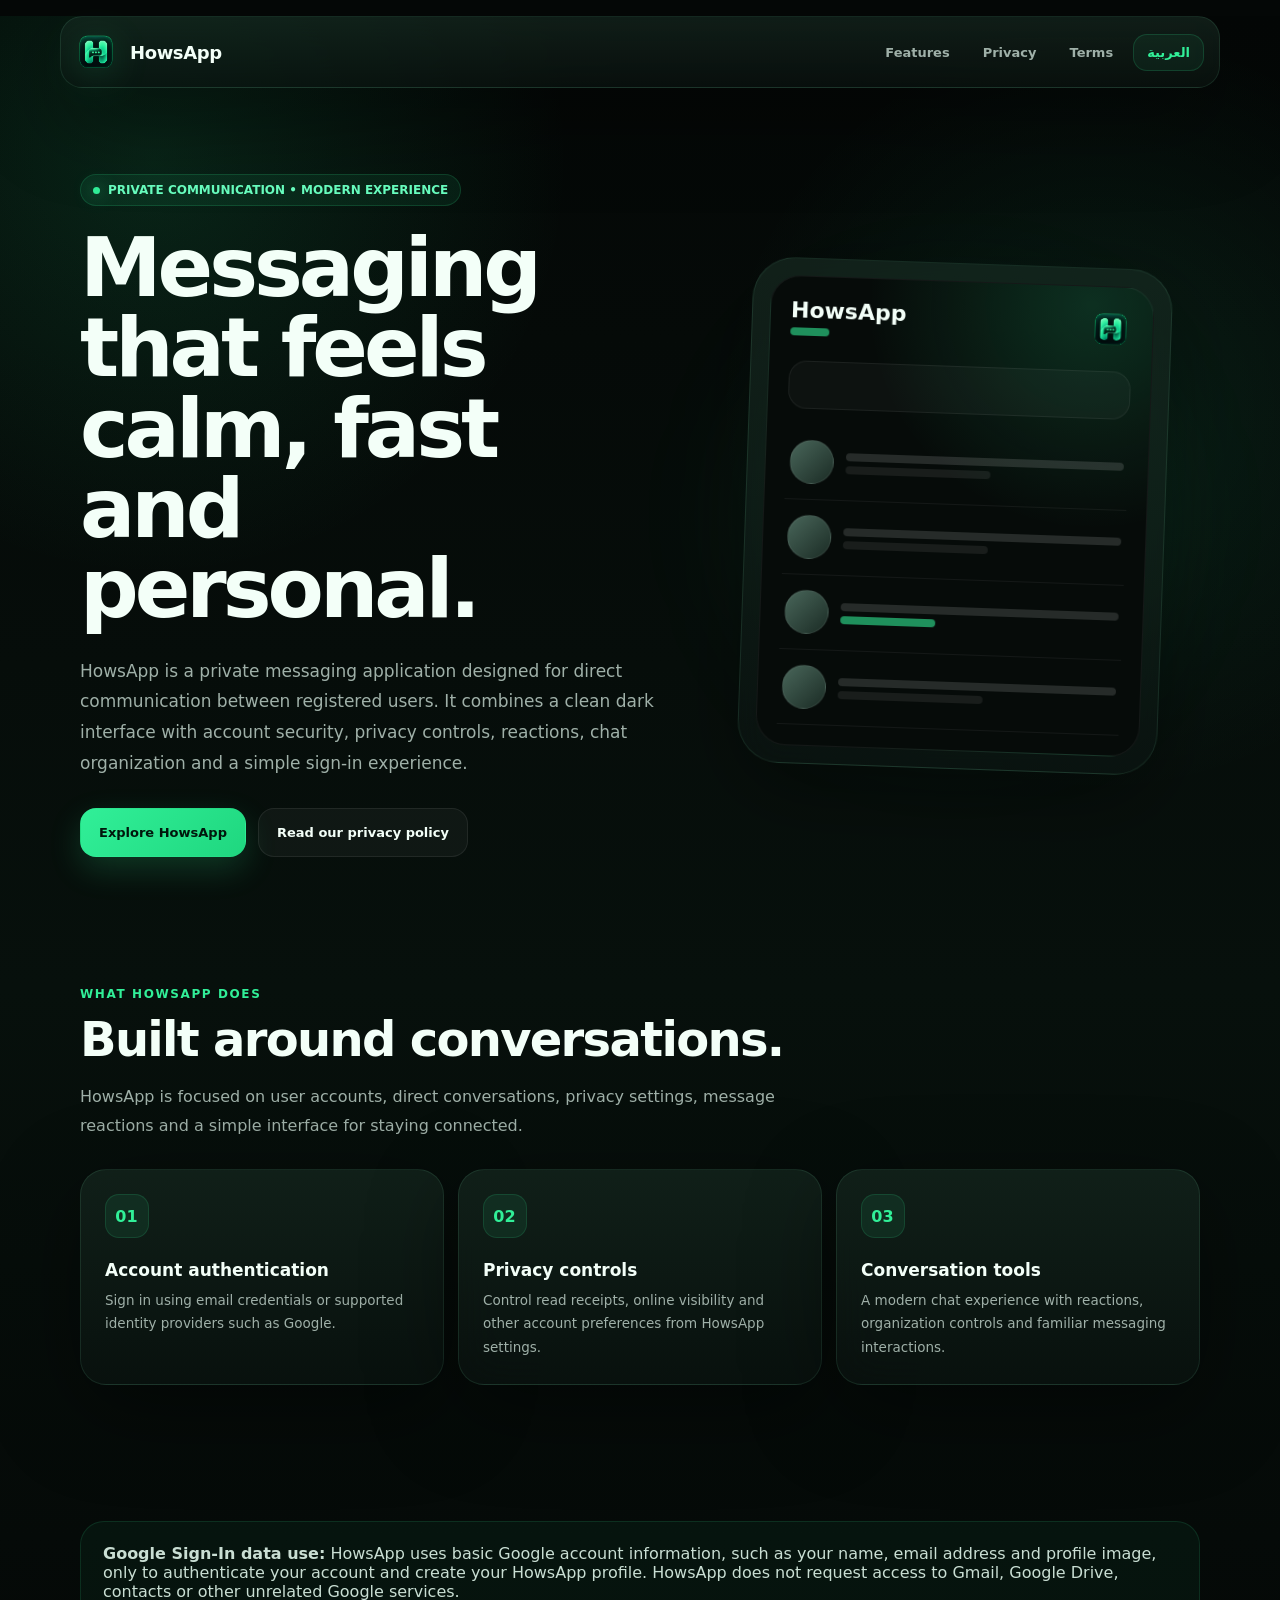
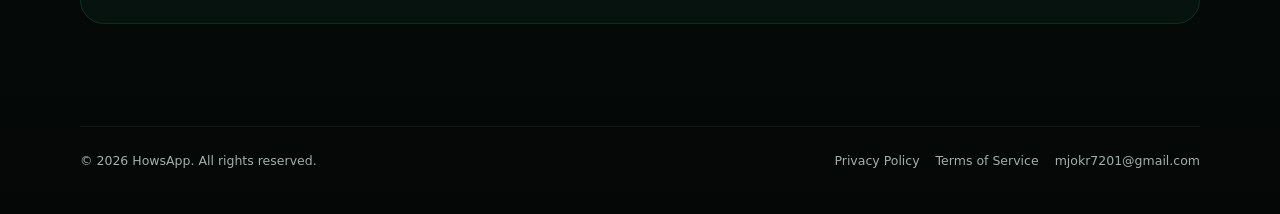
<file: index.html>
<!DOCTYPE html>
<html lang="en" dir="ltr">
<head>
  <meta charset="UTF-8">
  <meta name="viewport" content="width=device-width, initial-scale=1.0">
  <meta name="description" content="HowsApp is a modern private messaging app with secure account authentication and a clean communication experience.">
  <title>HowsApp — Private messaging, beautifully simple</title>
  <link rel="icon" type="image/png" href="assets/howsapp-logo.png">
  <link rel="stylesheet" href="assets/style.css">
</head>
<body>
  
<div class="nav-shell glass">
  <nav>
    <a class="brand" href="index.html">
      <img src="assets/howsapp-logo.png" alt="HowsApp logo">
      <span>HowsApp</span>
    </a>
    <div class="nav-links">
      <a class="hide-mobile" href="index.html#features">
        <span data-lang="en">Features</span><span data-lang="ar">الميزات</span>
      </a>
      <a href="privacy.html">
        <span data-lang="en">Privacy</span><span data-lang="ar">الخصوصية</span>
      </a>
      <a href="terms.html">
        <span data-lang="en">Terms</span><span data-lang="ar">الشروط</span>
      </a>
      <button class="lang-btn" type="button">العربية</button>
    </div>
  </nav>
</div>


  <main>
    <section class="container hero">
      <div>
        <div class="badge">
          <span class="badge-dot"></span>
          <span data-lang="en">PRIVATE COMMUNICATION • MODERN EXPERIENCE</span>
          <span data-lang="ar">تواصل خاص • تجربة حديثة</span>
        </div>

        <h1>
          <span data-lang="en">Messaging that feels calm, fast and personal.</span>
          <span data-lang="ar">مراسلة هادئة، سريعة وشخصية.</span>
        </h1>

        <p data-lang="en">
          HowsApp is a private messaging application designed for direct communication between registered users.
          It combines a clean dark interface with account security, privacy controls, reactions, chat organization
          and a simple sign-in experience.
        </p>
        <p data-lang="ar">
          HowsApp هو تطبيق مراسلة خاصة مصمم للتواصل المباشر بين المستخدمين المسجلين.
          يجمع بين واجهة داكنة أنيقة، وأمان الحساب، وخيارات الخصوصية، والرياكشنات،
          وتنظيم المحادثات وتجربة تسجيل دخول بسيطة.
        </p>

        <div class="hero-actions">
          <a class="btn btn-primary" href="#features">
            <span data-lang="en">Explore HowsApp</span><span data-lang="ar">استكشف HowsApp</span>
          </a>
          <a class="btn btn-secondary" href="privacy.html">
            <span data-lang="en">Read our privacy policy</span><span data-lang="ar">اقرأ سياسة الخصوصية</span>
          </a>
        </div>
      </div>

      <div class="phone-card" aria-hidden="true">
        <div class="orb"></div>
        <div class="mock glass">
          <div class="mock-screen">
            <div class="mock-top">
              <div>
                <div class="mock-title">HowsApp</div>
                <div class="line green"></div>
              </div>
              <img class="mock-logo" src="assets/howsapp-logo.png" alt="">
            </div>
            <div class="search"></div>
            <div class="chat-row">
              <div class="avatar"></div>
              <div class="chat-copy"><div class="line"></div><div class="line small"></div></div>
            </div>
            <div class="chat-row">
              <div class="avatar"></div>
              <div class="chat-copy"><div class="line"></div><div class="line small"></div></div>
            </div>
            <div class="chat-row">
              <div class="avatar"></div>
              <div class="chat-copy"><div class="line"></div><div class="line green"></div></div>
            </div>
            <div class="chat-row">
              <div class="avatar"></div>
              <div class="chat-copy"><div class="line"></div><div class="line small"></div></div>
            </div>
          </div>
        </div>
      </div>
    </section>

    <section id="features" class="section">
      <div class="container">
        <div class="section-title">
          <div class="eyebrow"><span data-lang="en">WHAT HOWSAPP DOES</span><span data-lang="ar">ماذا يقدم HOWSAPP</span></div>
          <h2><span data-lang="en">Built around conversations.</span><span data-lang="ar">مصمم حول المحادثات.</span></h2>
          <p data-lang="en">
            HowsApp is focused on user accounts, direct conversations, privacy settings, message reactions and a
            simple interface for staying connected.
          </p>
          <p data-lang="ar">
            يركز HowsApp على حسابات المستخدمين والمحادثات المباشرة وإعدادات الخصوصية
            والرياكشنات وواجهة بسيطة للبقاء على تواصل.
          </p>
        </div>

        <div class="features">
          <article class="feature glass">
            <div class="feature-icon">01</div>
            <h3><span data-lang="en">Account authentication</span><span data-lang="ar">تسجيل دخول آمن</span></h3>
            <p data-lang="en">Sign in using email credentials or supported identity providers such as Google.</p>
            <p data-lang="ar">سجّل الدخول بالبريد الإلكتروني أو بمزودي الهوية المدعومين مثل Google.</p>
          </article>

          <article class="feature glass">
            <div class="feature-icon">02</div>
            <h3><span data-lang="en">Privacy controls</span><span data-lang="ar">إعدادات الخصوصية</span></h3>
            <p data-lang="en">Control read receipts, online visibility and other account preferences from HowsApp settings.</p>
            <p data-lang="ar">تحكم بإيصالات القراءة وحالة الاتصال وإعدادات الحساب الأخرى من داخل HowsApp.</p>
          </article>

          <article class="feature glass">
            <div class="feature-icon">03</div>
            <h3><span data-lang="en">Conversation tools</span><span data-lang="ar">أدوات المحادثة</span></h3>
            <p data-lang="en">A modern chat experience with reactions, organization controls and familiar messaging interactions.</p>
            <p data-lang="ar">تجربة دردشة حديثة تشمل الرياكشنات وخيارات التنظيم وتفاعلات المراسلة المألوفة.</p>
          </article>
        </div>
      </div>
    </section>

    <section class="section">
      <div class="container">
        <div class="notice">
          <strong data-lang="en">Google Sign-In data use:</strong>
          <strong data-lang="ar">استخدام بيانات تسجيل Google:</strong>
          <span data-lang="en">
            HowsApp uses basic Google account information, such as your name, email address and profile image,
            only to authenticate your account and create your HowsApp profile. HowsApp does not request access
            to Gmail, Google Drive, contacts or other unrelated Google services.
          </span>
          <span data-lang="ar">
            يستخدم HowsApp معلومات حساب Google الأساسية، مثل الاسم والبريد الإلكتروني وصورة الحساب،
            فقط لتسجيل الدخول وإنشاء ملفك في HowsApp. لا يطلب HowsApp الوصول إلى Gmail أو Google Drive
            أو جهات الاتصال أو خدمات Google غير المرتبطة بتسجيل الدخول.
          </span>
        </div>
      </div>
    </section>
  </main>

  
<footer>
  <div class="container footer-inner">
    <div>
      © 2026 HowsApp. <span data-lang="en">All rights reserved.</span><span data-lang="ar">جميع الحقوق محفوظة.</span>
    </div>
    <div class="footer-links">
      <a href="privacy.html"><span data-lang="en">Privacy Policy</span><span data-lang="ar">سياسة الخصوصية</span></a>
      <a href="terms.html"><span data-lang="en">Terms of Service</span><span data-lang="ar">شروط الاستخدام</span></a>
      <a data-support-email href="mailto:YOUR_EMAIL@gmail.com">YOUR_EMAIL@gmail.com</a>
    </div>
  </div>
</footer>

  <script src="assets/site.js"></script>
</body>
</html>
</file>
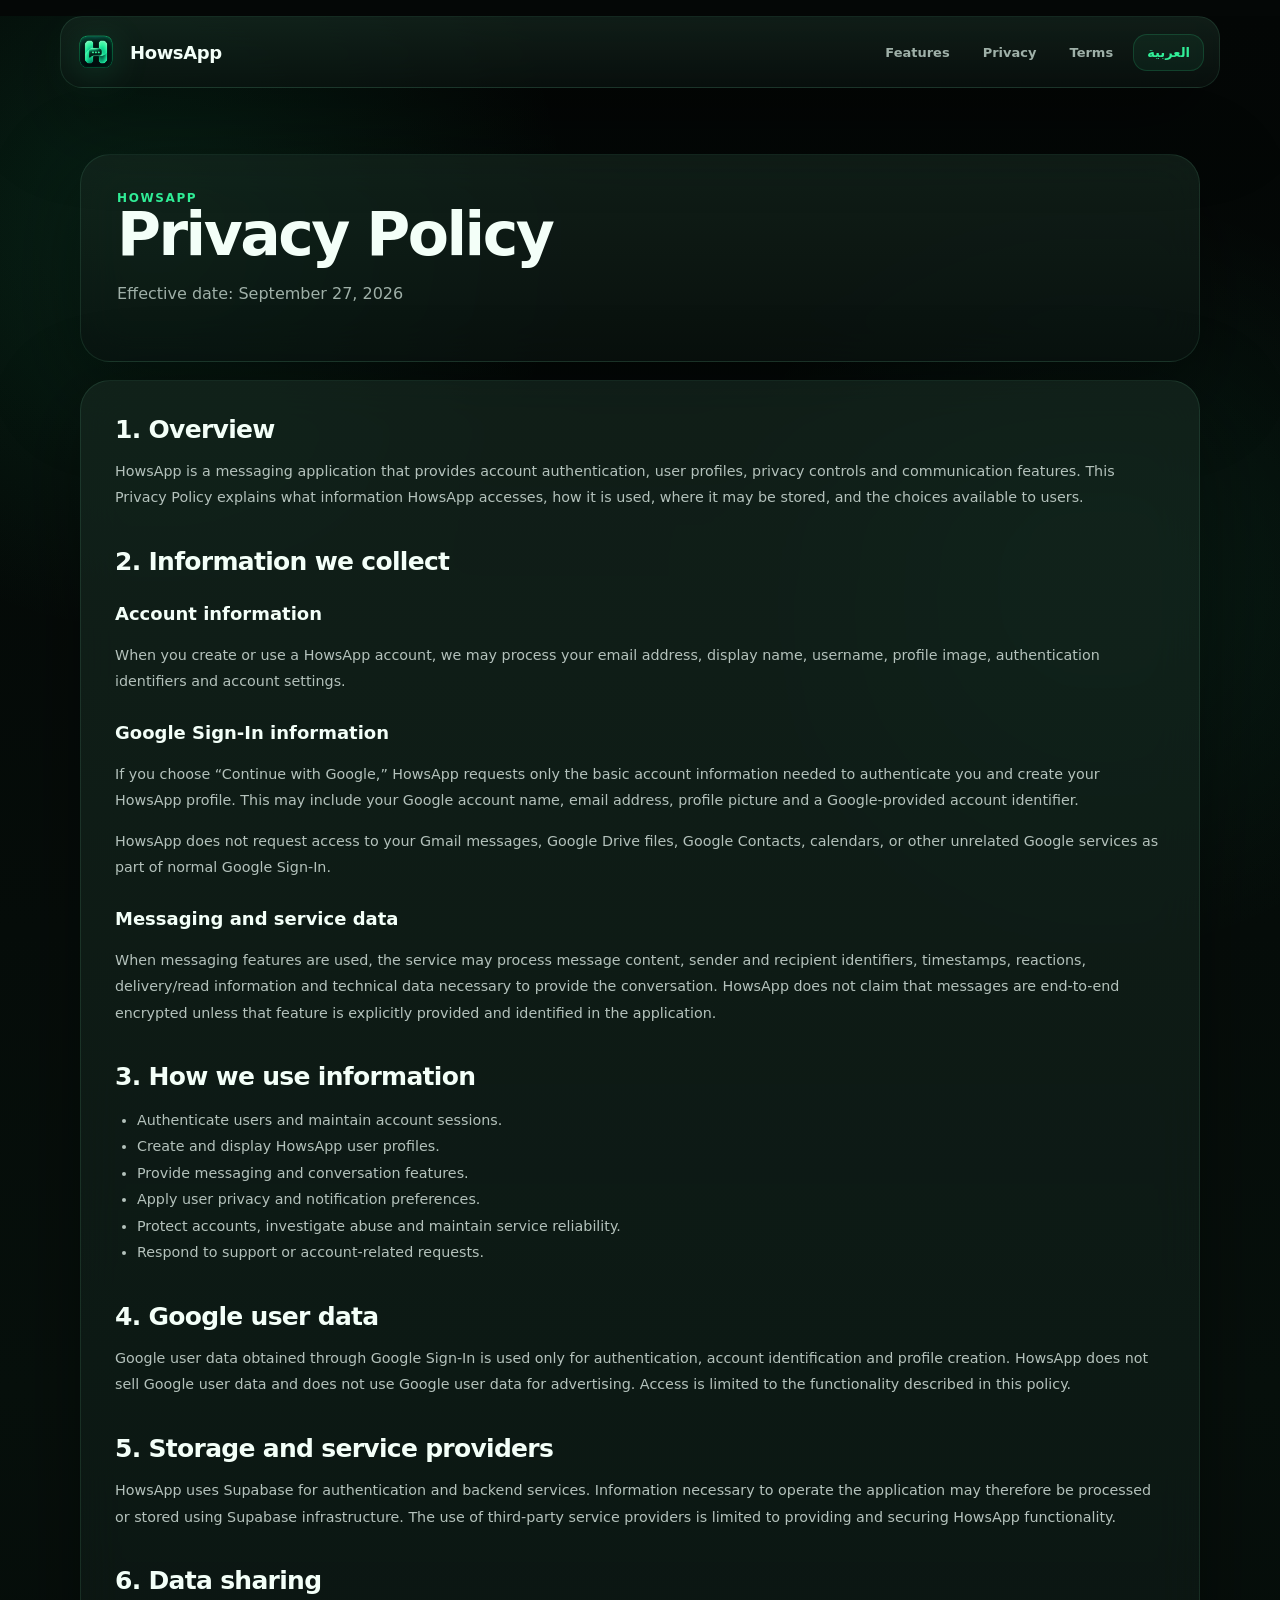
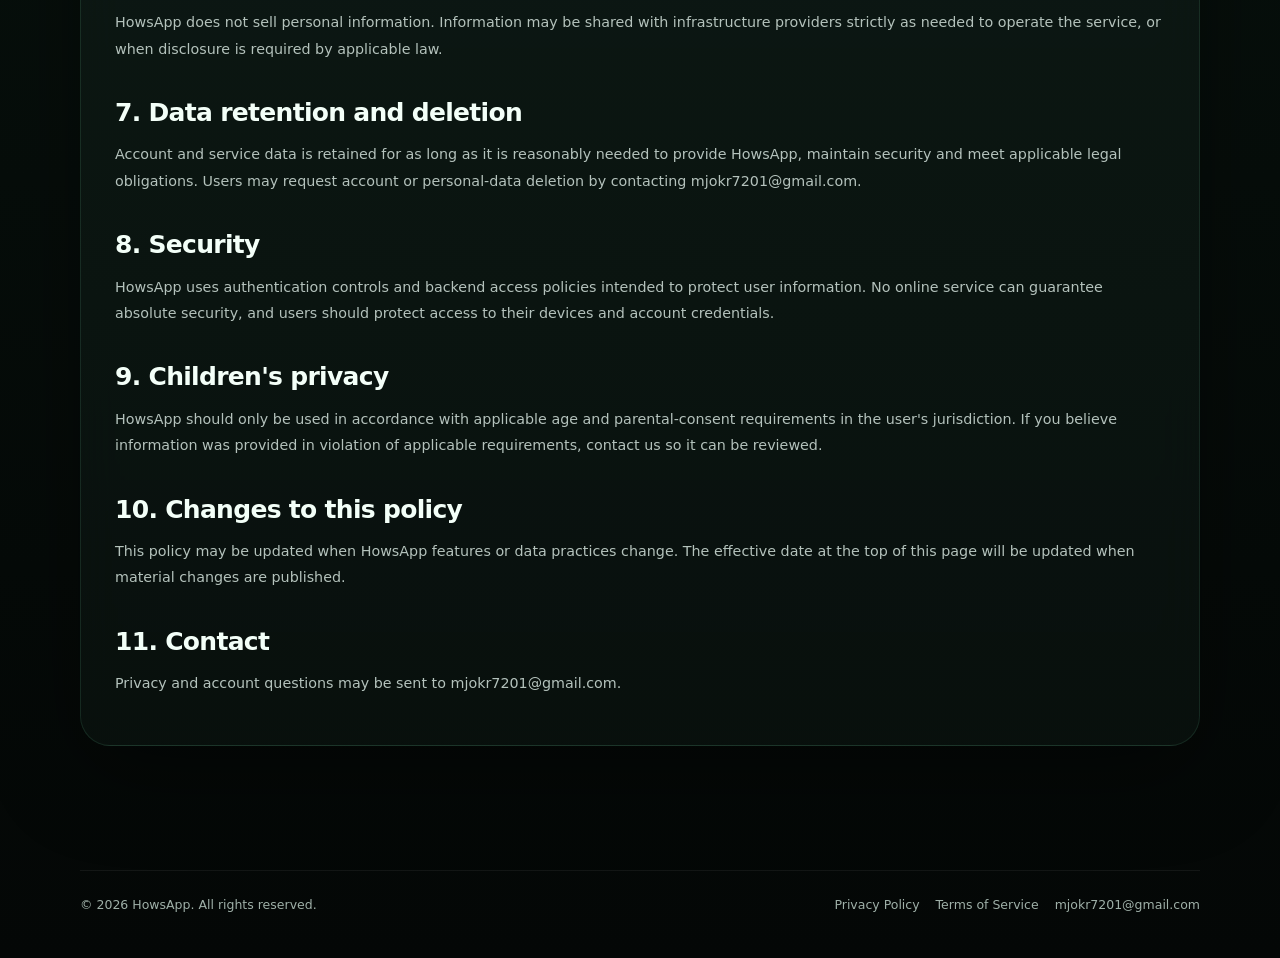
<file: privacy.html>
<!DOCTYPE html>
<html lang="en" dir="ltr">
<head>
  <meta charset="UTF-8">
  <meta name="viewport" content="width=device-width, initial-scale=1.0">
  <meta name="description" content="HowsApp Privacy Policy">
  <title>Privacy Policy — HowsApp</title>
  <link rel="icon" type="image/png" href="assets/howsapp-logo.png">
  <link rel="stylesheet" href="assets/style.css">
</head>
<body>
  
<div class="nav-shell glass">
  <nav>
    <a class="brand" href="index.html">
      <img src="assets/howsapp-logo.png" alt="HowsApp logo">
      <span>HowsApp</span>
    </a>
    <div class="nav-links">
      <a class="hide-mobile" href="index.html#features">
        <span data-lang="en">Features</span><span data-lang="ar">الميزات</span>
      </a>
      <a href="privacy.html">
        <span data-lang="en">Privacy</span><span data-lang="ar">الخصوصية</span>
      </a>
      <a href="terms.html">
        <span data-lang="en">Terms</span><span data-lang="ar">الشروط</span>
      </a>
      <button class="lang-btn" type="button">العربية</button>
    </div>
  </nav>
</div>

  <main class="legal-wrap">
    <div class="container">
      <section class="legal-hero glass">
        <div class="eyebrow">HOWSAPP</div>
        <h1><span data-lang="en">Privacy Policy</span><span data-lang="ar">سياسة الخصوصية</span></h1>
        <p class="copy">
          <span data-lang="en">Effective date: September 27, 2026</span>
          <span data-lang="ar">تاريخ السريان: 27 سبتمبر 2026</span>
        </p>
      </section>

      <article class="legal-card glass">
        <div data-lang="en">
          <h2>1. Overview</h2>
          <p>
            HowsApp is a messaging application that provides account authentication, user profiles, privacy controls
            and communication features. This Privacy Policy explains what information HowsApp accesses, how it is used,
            where it may be stored, and the choices available to users.
          </p>

          <h2>2. Information we collect</h2>
          <h3>Account information</h3>
          <p>
            When you create or use a HowsApp account, we may process your email address, display name, username,
            profile image, authentication identifiers and account settings.
          </p>

          <h3>Google Sign-In information</h3>
          <p>
            If you choose “Continue with Google,” HowsApp requests only the basic account information needed to
            authenticate you and create your HowsApp profile. This may include your Google account name, email address,
            profile picture and a Google-provided account identifier.
          </p>
          <p>
            HowsApp does not request access to your Gmail messages, Google Drive files, Google Contacts, calendars,
            or other unrelated Google services as part of normal Google Sign-In.
          </p>

          <h3>Messaging and service data</h3>
          <p>
            When messaging features are used, the service may process message content, sender and recipient identifiers,
            timestamps, reactions, delivery/read information and technical data necessary to provide the conversation.
            HowsApp does not claim that messages are end-to-end encrypted unless that feature is explicitly provided
            and identified in the application.
          </p>

          <h2>3. How we use information</h2>
          <ul>
            <li>Authenticate users and maintain account sessions.</li>
            <li>Create and display HowsApp user profiles.</li>
            <li>Provide messaging and conversation features.</li>
            <li>Apply user privacy and notification preferences.</li>
            <li>Protect accounts, investigate abuse and maintain service reliability.</li>
            <li>Respond to support or account-related requests.</li>
          </ul>

          <h2>4. Google user data</h2>
          <p>
            Google user data obtained through Google Sign-In is used only for authentication, account identification
            and profile creation. HowsApp does not sell Google user data and does not use Google user data for
            advertising. Access is limited to the functionality described in this policy.
          </p>

          <h2>5. Storage and service providers</h2>
          <p>
            HowsApp uses Supabase for authentication and backend services. Information necessary to operate the
            application may therefore be processed or stored using Supabase infrastructure. The use of third-party
            service providers is limited to providing and securing HowsApp functionality.
          </p>

          <h2>6. Data sharing</h2>
          <p>
            HowsApp does not sell personal information. Information may be shared with infrastructure providers
            strictly as needed to operate the service, or when disclosure is required by applicable law.
          </p>

          <h2>7. Data retention and deletion</h2>
          <p>
            Account and service data is retained for as long as it is reasonably needed to provide HowsApp, maintain
            security and meet applicable legal obligations. Users may request account or personal-data deletion by
            contacting <a data-support-email href="mailto:YOUR_EMAIL@gmail.com">YOUR_EMAIL@gmail.com</a>.
          </p>

          <h2>8. Security</h2>
          <p>
            HowsApp uses authentication controls and backend access policies intended to protect user information.
            No online service can guarantee absolute security, and users should protect access to their devices and
            account credentials.
          </p>

          <h2>9. Children's privacy</h2>
          <p>
            HowsApp should only be used in accordance with applicable age and parental-consent requirements in the
            user's jurisdiction. If you believe information was provided in violation of applicable requirements,
            contact us so it can be reviewed.
          </p>

          <h2>10. Changes to this policy</h2>
          <p>
            This policy may be updated when HowsApp features or data practices change. The effective date at the top
            of this page will be updated when material changes are published.
          </p>

          <h2>11. Contact</h2>
          <p>
            Privacy and account questions may be sent to
            <a data-support-email href="mailto:YOUR_EMAIL@gmail.com">YOUR_EMAIL@gmail.com</a>.
          </p>
        </div>

        <div data-lang="ar">
          <h2>1. نظرة عامة</h2>
          <p>
            HowsApp هو تطبيق مراسلة يوفر تسجيل الدخول، والملفات الشخصية، وإعدادات الخصوصية وميزات التواصل.
            توضح هذه السياسة المعلومات التي يعالجها HowsApp وكيف تُستخدم وأين يمكن تخزينها والخيارات المتاحة للمستخدم.
          </p>

          <h2>2. المعلومات التي نعالجها</h2>
          <h3>معلومات الحساب</h3>
          <p>
            عند إنشاء أو استخدام حساب HowsApp قد نعالج بريدك الإلكتروني، والاسم الظاهر، واسم المستخدم،
            وصورة الحساب، ومعرفات تسجيل الدخول وإعدادات الحساب.
          </p>

          <h3>بيانات تسجيل الدخول باستخدام Google</h3>
          <p>
            عند اختيار "المتابعة باستخدام Google"، يطلب HowsApp فقط بيانات الحساب الأساسية اللازمة لتسجيل الدخول
            وإنشاء ملفك الشخصي، وقد تشمل اسم حساب Google وبريدك الإلكتروني وصورة الحساب ومعرف الحساب الذي توفره Google.
          </p>
          <p>
            لا يطلب HowsApp الوصول إلى رسائل Gmail أو ملفات Google Drive أو جهات اتصال Google أو التقويم
            أو خدمات Google الأخرى غير المرتبطة بتسجيل الدخول.
          </p>

          <h3>بيانات الرسائل والخدمة</h3>
          <p>
            عند استخدام ميزات المراسلة قد تعالج الخدمة محتوى الرسائل ومعرفات المرسل والمستلم والتوقيتات
            والرياكشنات وحالات التسليم والقراءة والبيانات التقنية اللازمة لتقديم المحادثة.
            لا يدعي HowsApp أن الرسائل مشفرة من طرف إلى طرف ما لم يتم توفير هذه الميزة وذكرها بوضوح داخل التطبيق.
          </p>

          <h2>3. كيف نستخدم المعلومات</h2>
          <ul>
            <li>تسجيل دخول المستخدمين والمحافظة على جلسات الحساب.</li>
            <li>إنشاء وعرض الملفات الشخصية في HowsApp.</li>
            <li>توفير ميزات الرسائل والمحادثات.</li>
            <li>تطبيق إعدادات الخصوصية والإشعارات.</li>
            <li>حماية الحسابات والتحقيق في إساءة الاستخدام والمحافظة على استقرار الخدمة.</li>
            <li>الرد على طلبات الدعم والحساب.</li>
          </ul>

          <h2>4. بيانات مستخدم Google</h2>
          <p>
            تُستخدم بيانات Google التي نحصل عليها من تسجيل الدخول فقط للمصادقة والتعرف على الحساب وإنشاء الملف الشخصي.
            لا يبيع HowsApp بيانات مستخدم Google ولا يستخدمها لأغراض إعلانية.
          </p>

          <h2>5. التخزين ومزودو الخدمة</h2>
          <p>
            يستخدم HowsApp خدمة Supabase للمصادقة وخدمات الخلفية. لذلك قد تُعالج أو تُخزن المعلومات اللازمة لتشغيل
            التطبيق باستخدام بنية Supabase التحتية، ويقتصر استخدام مزودي الخدمة على تشغيل HowsApp وتأمينه.
          </p>

          <h2>6. مشاركة البيانات</h2>
          <p>
            لا يبيع HowsApp المعلومات الشخصية. قد تتم مشاركة معلومات مع مزودي البنية التحتية فقط بالقدر اللازم
            لتشغيل الخدمة، أو عندما يتطلب القانون المعمول به ذلك.
          </p>

          <h2>7. الاحتفاظ بالبيانات والحذف</h2>
          <p>
            يتم الاحتفاظ ببيانات الحساب والخدمة للمدة المعقولة اللازمة لتقديم HowsApp والحفاظ على الأمان
            والالتزامات القانونية. يمكن طلب حذف الحساب أو البيانات الشخصية عبر
            <a data-support-email href="mailto:YOUR_EMAIL@gmail.com">YOUR_EMAIL@gmail.com</a>.
          </p>

          <h2>8. الأمان</h2>
          <p>
            يستخدم HowsApp عناصر تحكم في تسجيل الدخول وسياسات وصول للخلفية بهدف حماية معلومات المستخدم.
            لا يمكن لأي خدمة على الإنترنت ضمان الأمان المطلق، وعلى المستخدم حماية جهازه وبيانات دخوله.
          </p>

          <h2>9. خصوصية الأطفال</h2>
          <p>
            يجب استخدام HowsApp وفق متطلبات العمر وموافقة الوالدين المطبقة في بلد المستخدم.
            إذا كنت تعتقد أن معلومات تم تقديمها بالمخالفة للمتطلبات المطبقة فتواصل معنا لمراجعتها.
          </p>

          <h2>10. التغييرات على السياسة</h2>
          <p>
            قد يتم تحديث هذه السياسة عندما تتغير ميزات HowsApp أو ممارسات البيانات، وسيتم تحديث تاريخ السريان أعلاه.
          </p>

          <h2>11. التواصل</h2>
          <p>
            للأسئلة المتعلقة بالخصوصية والحساب تواصل عبر
            <a data-support-email href="mailto:YOUR_EMAIL@gmail.com">YOUR_EMAIL@gmail.com</a>.
          </p>
        </div>
      </article>
    </div>
  </main>
  
<footer>
  <div class="container footer-inner">
    <div>
      © 2026 HowsApp. <span data-lang="en">All rights reserved.</span><span data-lang="ar">جميع الحقوق محفوظة.</span>
    </div>
    <div class="footer-links">
      <a href="privacy.html"><span data-lang="en">Privacy Policy</span><span data-lang="ar">سياسة الخصوصية</span></a>
      <a href="terms.html"><span data-lang="en">Terms of Service</span><span data-lang="ar">شروط الاستخدام</span></a>
      <a data-support-email href="mailto:YOUR_EMAIL@gmail.com">YOUR_EMAIL@gmail.com</a>
    </div>
  </div>
</footer>

  <script src="assets/site.js"></script>
</body>
</html>
</file>
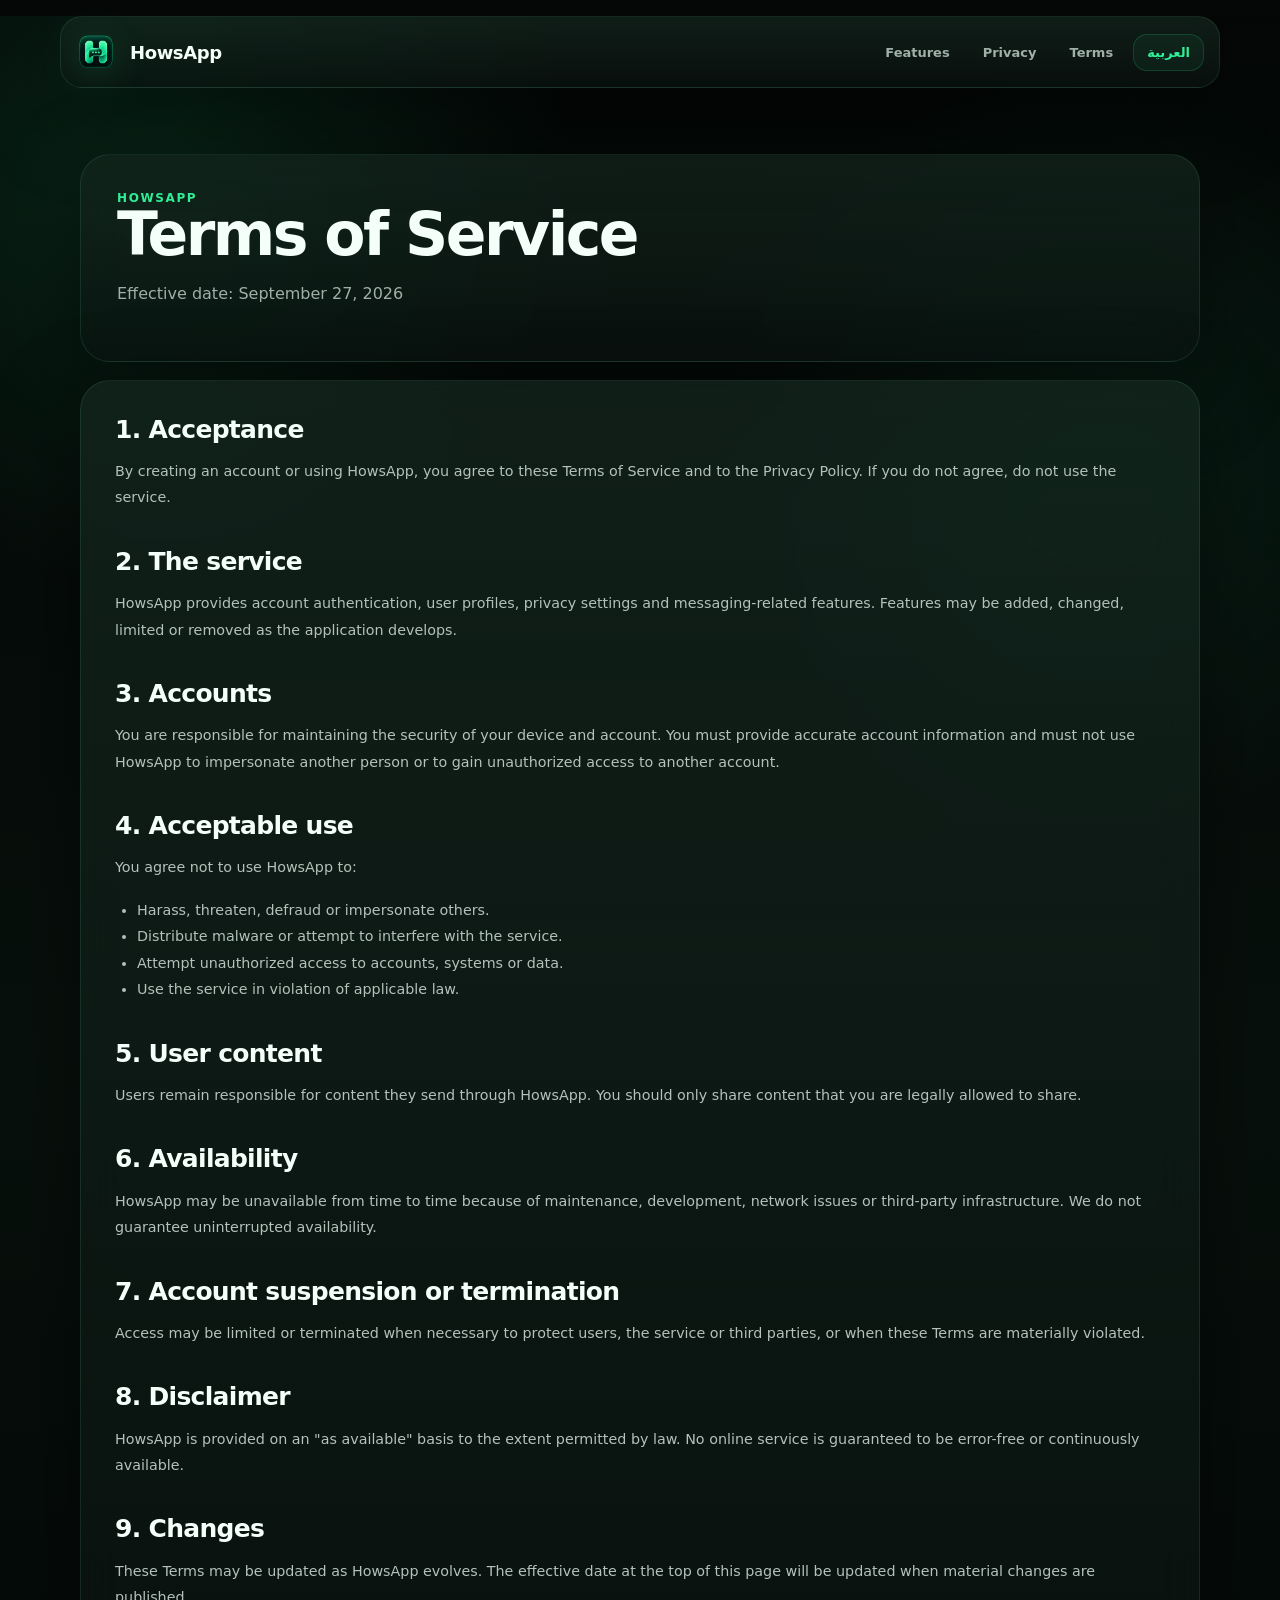
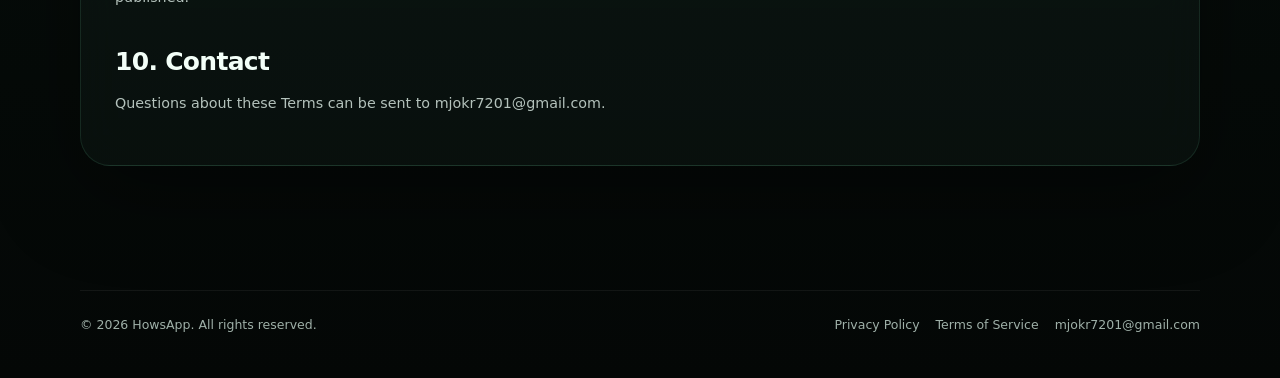
<file: terms.html>
<!DOCTYPE html>
<html lang="en" dir="ltr">
<head>
  <meta charset="UTF-8">
  <meta name="viewport" content="width=device-width, initial-scale=1.0">
  <meta name="description" content="HowsApp Terms of Service">
  <title>Terms of Service — HowsApp</title>
  <link rel="icon" type="image/png" href="assets/howsapp-logo.png">
  <link rel="stylesheet" href="assets/style.css">
</head>
<body>
  
<div class="nav-shell glass">
  <nav>
    <a class="brand" href="index.html">
      <img src="assets/howsapp-logo.png" alt="HowsApp logo">
      <span>HowsApp</span>
    </a>
    <div class="nav-links">
      <a class="hide-mobile" href="index.html#features">
        <span data-lang="en">Features</span><span data-lang="ar">الميزات</span>
      </a>
      <a href="privacy.html">
        <span data-lang="en">Privacy</span><span data-lang="ar">الخصوصية</span>
      </a>
      <a href="terms.html">
        <span data-lang="en">Terms</span><span data-lang="ar">الشروط</span>
      </a>
      <button class="lang-btn" type="button">العربية</button>
    </div>
  </nav>
</div>

  <main class="legal-wrap">
    <div class="container">
      <section class="legal-hero glass">
        <div class="eyebrow">HOWSAPP</div>
        <h1><span data-lang="en">Terms of Service</span><span data-lang="ar">شروط الاستخدام</span></h1>
        <p class="copy">
          <span data-lang="en">Effective date: September 27, 2026</span>
          <span data-lang="ar">تاريخ السريان: 27 سبتمبر 2026</span>
        </p>
      </section>

      <article class="legal-card glass">
        <div data-lang="en">
          <h2>1. Acceptance</h2>
          <p>
            By creating an account or using HowsApp, you agree to these Terms of Service and to the Privacy Policy.
            If you do not agree, do not use the service.
          </p>

          <h2>2. The service</h2>
          <p>
            HowsApp provides account authentication, user profiles, privacy settings and messaging-related features.
            Features may be added, changed, limited or removed as the application develops.
          </p>

          <h2>3. Accounts</h2>
          <p>
            You are responsible for maintaining the security of your device and account. You must provide accurate
            account information and must not use HowsApp to impersonate another person or to gain unauthorized access
            to another account.
          </p>

          <h2>4. Acceptable use</h2>
          <p>You agree not to use HowsApp to:</p>
          <ul>
            <li>Harass, threaten, defraud or impersonate others.</li>
            <li>Distribute malware or attempt to interfere with the service.</li>
            <li>Attempt unauthorized access to accounts, systems or data.</li>
            <li>Use the service in violation of applicable law.</li>
          </ul>

          <h2>5. User content</h2>
          <p>
            Users remain responsible for content they send through HowsApp. You should only share content that you are
            legally allowed to share.
          </p>

          <h2>6. Availability</h2>
          <p>
            HowsApp may be unavailable from time to time because of maintenance, development, network issues or
            third-party infrastructure. We do not guarantee uninterrupted availability.
          </p>

          <h2>7. Account suspension or termination</h2>
          <p>
            Access may be limited or terminated when necessary to protect users, the service or third parties, or when
            these Terms are materially violated.
          </p>

          <h2>8. Disclaimer</h2>
          <p>
            HowsApp is provided on an "as available" basis to the extent permitted by law. No online service is
            guaranteed to be error-free or continuously available.
          </p>

          <h2>9. Changes</h2>
          <p>
            These Terms may be updated as HowsApp evolves. The effective date at the top of this page will be updated
            when material changes are published.
          </p>

          <h2>10. Contact</h2>
          <p>
            Questions about these Terms can be sent to
            <a data-support-email href="mailto:YOUR_EMAIL@gmail.com">YOUR_EMAIL@gmail.com</a>.
          </p>
        </div>

        <div data-lang="ar">
          <h2>1. الموافقة</h2>
          <p>
            بإنشاء حساب أو استخدام HowsApp فإنك توافق على شروط الاستخدام هذه وعلى سياسة الخصوصية.
            إذا لم توافق فلا تستخدم الخدمة.
          </p>

          <h2>2. الخدمة</h2>
          <p>
            يوفر HowsApp تسجيل الدخول والملفات الشخصية وإعدادات الخصوصية وميزات متعلقة بالمراسلة.
            قد تتم إضافة الميزات أو تغييرها أو تقييدها أو إزالتها مع تطور التطبيق.
          </p>

          <h2>3. الحسابات</h2>
          <p>
            أنت مسؤول عن أمان جهازك وحسابك. يجب تقديم معلومات حساب صحيحة، ولا يجوز استخدام HowsApp
            لانتحال شخص آخر أو لمحاولة الوصول غير المصرح به إلى حساب آخر.
          </p>

          <h2>4. الاستخدام المقبول</h2>
          <p>توافق على عدم استخدام HowsApp من أجل:</p>
          <ul>
            <li>مضايقة الآخرين أو تهديدهم أو الاحتيال عليهم أو انتحال شخصياتهم.</li>
            <li>نشر البرمجيات الضارة أو محاولة تعطيل الخدمة.</li>
            <li>محاولة الوصول غير المصرح به إلى الحسابات أو الأنظمة أو البيانات.</li>
            <li>استخدام الخدمة بما يخالف القانون المطبق.</li>
          </ul>

          <h2>5. محتوى المستخدم</h2>
          <p>
            يبقى المستخدم مسؤولًا عن المحتوى الذي يرسله عبر HowsApp، ويجب مشاركة المحتوى المسموح له بمشاركته قانونيًا فقط.
          </p>

          <h2>6. توفر الخدمة</h2>
          <p>
            قد لا يتوفر HowsApp أحيانًا بسبب الصيانة أو التطوير أو مشاكل الشبكة أو خدمات البنية التحتية الخارجية.
            لا نضمن توفر الخدمة دون انقطاع.
          </p>

          <h2>7. تعليق أو إنهاء الحساب</h2>
          <p>
            قد يتم تقييد الوصول أو إنهاؤه عندما يكون ذلك ضروريًا لحماية المستخدمين أو الخدمة أو الأطراف الأخرى،
            أو عند حدوث مخالفة جوهرية لهذه الشروط.
          </p>

          <h2>8. إخلاء المسؤولية</h2>
          <p>
            يتم توفير HowsApp "حسب التوفر" في الحدود التي يسمح بها القانون، ولا يمكن ضمان خلو أي خدمة عبر الإنترنت
            من الأخطاء أو توفرها المستمر.
          </p>

          <h2>9. التغييرات</h2>
          <p>
            قد يتم تحديث هذه الشروط مع تطور HowsApp، وسيتم تحديث تاريخ السريان أعلاه عند نشر تغييرات جوهرية.
          </p>

          <h2>10. التواصل</h2>
          <p>
            يمكن إرسال الأسئلة المتعلقة بهذه الشروط إلى
            <a data-support-email href="mailto:YOUR_EMAIL@gmail.com">YOUR_EMAIL@gmail.com</a>.
          </p>
        </div>
      </article>
    </div>
  </main>
  
<footer>
  <div class="container footer-inner">
    <div>
      © 2026 HowsApp. <span data-lang="en">All rights reserved.</span><span data-lang="ar">جميع الحقوق محفوظة.</span>
    </div>
    <div class="footer-links">
      <a href="privacy.html"><span data-lang="en">Privacy Policy</span><span data-lang="ar">سياسة الخصوصية</span></a>
      <a href="terms.html"><span data-lang="en">Terms of Service</span><span data-lang="ar">شروط الاستخدام</span></a>
      <a data-support-email href="mailto:YOUR_EMAIL@gmail.com">YOUR_EMAIL@gmail.com</a>
    </div>
  </div>
</footer>

  <script src="assets/site.js"></script>
</body>
</html>
</file>
<file: assets/style.css>
:root {
  --bg: #050807;
  --bg-2: #08100d;
  --surface: rgba(18, 31, 26, .66);
  --surface-2: rgba(17, 28, 24, .88);
  --line: rgba(135, 255, 196, .10);
  --line-strong: rgba(86, 244, 164, .25);
  --text: #f3fff8;
  --muted: #9fb0a8;
  --green: #31ef98;
  --green-2: #69ffc0;
  --green-dark: #0f9d62;
  --danger: #ff8d8d;
  --shadow: 0 25px 90px rgba(0,0,0,.42);
  --radius: 26px;
}

* { box-sizing: border-box; }

html {
  scroll-behavior: smooth;
  background: var(--bg);
}

body {
  margin: 0;
  min-height: 100vh;
  font-family: Inter, ui-sans-serif, system-ui, -apple-system, BlinkMacSystemFont, "Segoe UI", Arial, sans-serif;
  color: var(--text);
  background:
    radial-gradient(circle at 12% 8%, rgba(35, 225, 136, .13), transparent 26rem),
    radial-gradient(circle at 86% 22%, rgba(44, 255, 166, .08), transparent 24rem),
    linear-gradient(180deg, #040706 0%, #07100c 54%, #040706 100%);
  overflow-x: hidden;
}

body::before {
  content: "";
  position: fixed;
  inset: 0;
  pointer-events: none;
  opacity: .23;
  background-image:
    linear-gradient(rgba(255,255,255,.018) 1px, transparent 1px),
    linear-gradient(90deg, rgba(255,255,255,.018) 1px, transparent 1px);
  background-size: 38px 38px;
  mask-image: linear-gradient(to bottom, rgba(0,0,0,.75), transparent 72%);
}

a { color: inherit; text-decoration: none; }
button { font: inherit; }

.container {
  width: min(1120px, calc(100% - 36px));
  margin: 0 auto;
}

.glass {
  background: linear-gradient(180deg, rgba(21, 39, 31, .72), rgba(10, 19, 16, .72));
  border: 1px solid var(--line);
  box-shadow: var(--shadow);
  backdrop-filter: blur(22px);
  -webkit-backdrop-filter: blur(22px);
}

.nav-shell {
  position: sticky;
  top: 16px;
  z-index: 50;
  margin: 16px auto 0;
  width: min(1160px, calc(100% - 28px));
  border-radius: 22px;
}

nav {
  min-height: 70px;
  display: flex;
  align-items: center;
  justify-content: space-between;
  gap: 20px;
  padding: 10px 15px 10px 12px;
}

.brand {
  display: inline-flex;
  align-items: center;
  gap: 11px;
  font-size: 18px;
  font-weight: 900;
  letter-spacing: -.4px;
}

.brand img {
  width: 46px;
  height: 46px;
  object-fit: contain;
  filter: drop-shadow(0 7px 18px rgba(49,239,152,.16));
}

.nav-links {
  display: flex;
  align-items: center;
  gap: 7px;
}

.nav-links a,
.lang-btn {
  color: var(--muted);
  padding: 10px 13px;
  border-radius: 14px;
  font-size: 13px;
  font-weight: 700;
  transition: .2s ease;
  background: transparent;
  border: 0;
  cursor: pointer;
}

.nav-links a:hover,
.lang-btn:hover {
  color: var(--text);
  background: rgba(255,255,255,.045);
}

.lang-btn {
  color: var(--green);
  border: 1px solid rgba(49,239,152,.16);
  background: rgba(49,239,152,.06);
}

.hero {
  min-height: 650px;
  display: grid;
  grid-template-columns: 1.08fr .92fr;
  align-items: center;
  gap: 55px;
  padding: 86px 0 62px;
}

.badge {
  display: inline-flex;
  align-items: center;
  gap: 8px;
  color: var(--green-2);
  font-size: 12px;
  font-weight: 800;
  background: rgba(49,239,152,.075);
  border: 1px solid rgba(49,239,152,.16);
  border-radius: 999px;
  padding: 8px 12px;
  margin-bottom: 22px;
}

.badge-dot {
  width: 7px;
  height: 7px;
  border-radius: 50%;
  background: var(--green);
  box-shadow: 0 0 18px rgba(49,239,152,.85);
}

h1 {
  font-size: clamp(44px, 7vw, 82px);
  line-height: .98;
  letter-spacing: -4px;
  margin: 0;
  max-width: 760px;
}

.hero p {
  color: var(--muted);
  font-size: 17px;
  line-height: 1.8;
  max-width: 620px;
  margin: 26px 0 0;
}

.hero-actions {
  display: flex;
  gap: 12px;
  flex-wrap: wrap;
  margin-top: 30px;
}

.btn {
  display: inline-flex;
  align-items: center;
  justify-content: center;
  gap: 8px;
  min-height: 49px;
  padding: 0 18px;
  border-radius: 16px;
  font-weight: 850;
  font-size: 13px;
  border: 1px solid transparent;
  transition: .2s ease;
}

.btn-primary {
  background: linear-gradient(135deg, var(--green), #1fd77f);
  color: #00170c;
  box-shadow: 0 12px 32px rgba(49,239,152,.18);
}

.btn-primary:hover { transform: translateY(-2px); }

.btn-secondary {
  color: var(--text);
  background: rgba(255,255,255,.04);
  border-color: rgba(255,255,255,.075);
}

.btn-secondary:hover {
  border-color: var(--line-strong);
  background: rgba(49,239,152,.06);
}

.phone-card {
  position: relative;
  min-height: 500px;
  display: grid;
  place-items: center;
}

.orb {
  position: absolute;
  width: 350px;
  height: 350px;
  border-radius: 50%;
  background: rgba(41, 255, 156, .12);
  filter: blur(70px);
}

.mock {
  width: min(420px, 100%);
  border-radius: 42px;
  padding: 17px;
  position: relative;
  transform: rotate(2deg);
}

.mock-screen {
  min-height: 470px;
  border-radius: 30px;
  padding: 20px;
  background:
    radial-gradient(circle at 84% 4%, rgba(49,239,152,.16), transparent 14rem),
    #060b09;
  border: 1px solid rgba(255,255,255,.055);
  overflow: hidden;
}

.mock-top {
  display: flex;
  justify-content: space-between;
  align-items: center;
}

.mock-logo {
  width: 44px;
  height: 44px;
  border-radius: 14px;
  object-fit: cover;
}

.mock-title {
  font-weight: 900;
  font-size: 22px;
}

.search {
  margin: 20px 0 16px;
  height: 48px;
  border: 1px solid rgba(255,255,255,.06);
  border-radius: 18px;
  background: rgba(255,255,255,.03);
}

.chat-row {
  display: flex;
  align-items: center;
  gap: 12px;
  padding: 15px 4px;
  border-bottom: 1px solid rgba(255,255,255,.055);
}

.avatar {
  width: 44px;
  height: 44px;
  flex: 0 0 44px;
  border-radius: 50%;
  background: linear-gradient(135deg, #49665a, #1b2c25);
  border: 1px solid rgba(255,255,255,.07);
}

.chat-copy { flex: 1; }
.line {
  height: 8px;
  border-radius: 999px;
  background: rgba(255,255,255,.13);
  margin: 5px 0;
}
.line.small { width: 52%; background: rgba(255,255,255,.075); }
.line.green { width: 34%; background: rgba(49,239,152,.58); }

.section {
  padding: 68px 0;
}

.section-title {
  max-width: 760px;
  margin-bottom: 28px;
}

.eyebrow {
  color: var(--green);
  font-size: 12px;
  text-transform: uppercase;
  font-weight: 900;
  letter-spacing: 1.6px;
}

h2 {
  font-size: clamp(30px, 4vw, 48px);
  letter-spacing: -1.7px;
  margin: 10px 0 12px;
}

.section-title p,
.copy {
  color: var(--muted);
  line-height: 1.8;
}

.features {
  display: grid;
  grid-template-columns: repeat(3, 1fr);
  gap: 14px;
}

.feature {
  padding: 24px;
  border-radius: var(--radius);
  min-height: 190px;
}

.feature-icon {
  width: 44px;
  height: 44px;
  display: grid;
  place-items: center;
  border-radius: 14px;
  margin-bottom: 22px;
  background: rgba(49,239,152,.08);
  border: 1px solid rgba(49,239,152,.14);
  color: var(--green);
  font-weight: 900;
}

.feature h3 {
  margin: 0 0 9px;
  font-size: 17px;
}

.feature p {
  color: var(--muted);
  margin: 0;
  font-size: 13.5px;
  line-height: 1.75;
}

.notice {
  border-radius: 24px;
  padding: 22px;
  color: #c9ded3;
  background: rgba(49,239,152,.045);
  border: 1px solid rgba(49,239,152,.12);
}

.legal-wrap {
  padding: 66px 0 90px;
}

.legal-hero {
  padding: 36px;
  border-radius: 30px;
  margin-bottom: 18px;
}

.legal-hero h1 {
  font-size: clamp(38px, 5vw, 60px);
  letter-spacing: -2.5px;
}

.legal-card {
  padding: 34px;
  border-radius: 30px;
}

.legal-card h2 {
  font-size: 25px;
  letter-spacing: -.7px;
  margin-top: 36px;
}

.legal-card h2:first-child { margin-top: 0; }

.legal-card h3 {
  margin-top: 27px;
  font-size: 18px;
}

.legal-card p,
.legal-card li {
  color: #b4c2bc;
  font-size: 14.3px;
  line-height: 1.85;
}

.legal-card ul {
  padding-inline-start: 22px;
}

footer {
  padding: 34px 0 46px;
  color: var(--muted);
  font-size: 12.5px;
}

.footer-inner {
  border-top: 1px solid rgba(255,255,255,.06);
  padding-top: 26px;
  display: flex;
  justify-content: space-between;
  flex-wrap: wrap;
  gap: 16px;
}

.footer-links {
  display: flex;
  flex-wrap: wrap;
  gap: 16px;
}

.footer-links a:hover { color: var(--green); }

[dir="rtl"] body {
  font-family: Tahoma, "Segoe UI", Arial, sans-serif;
}

[dir="rtl"] h1,
[dir="rtl"] h2 { letter-spacing: 0; }

[data-lang="ar"] { display: none; }
html[lang="ar"] [data-lang="ar"] { display: initial; }
html[lang="ar"] [data-lang="en"] { display: none; }

@media (max-width: 850px) {
  .hero {
    grid-template-columns: 1fr;
    padding-top: 62px;
  }

  .phone-card { min-height: auto; }
  .features { grid-template-columns: 1fr; }
  .nav-links a.hide-mobile { display: none; }
}

@media (max-width: 560px) {
  .container { width: min(100% - 24px, 1120px); }
  .nav-shell { width: calc(100% - 16px); top: 8px; margin-top: 8px; }
  .brand span { display: none; }
  .nav-links { gap: 2px; }
  .nav-links a, .lang-btn { padding: 9px 8px; font-size: 12px; }
  .hero { min-height: auto; padding: 52px 0 38px; }
  h1 { letter-spacing: -2.7px; }
  .legal-hero, .legal-card { padding: 22px; border-radius: 22px; }
}
</file>
